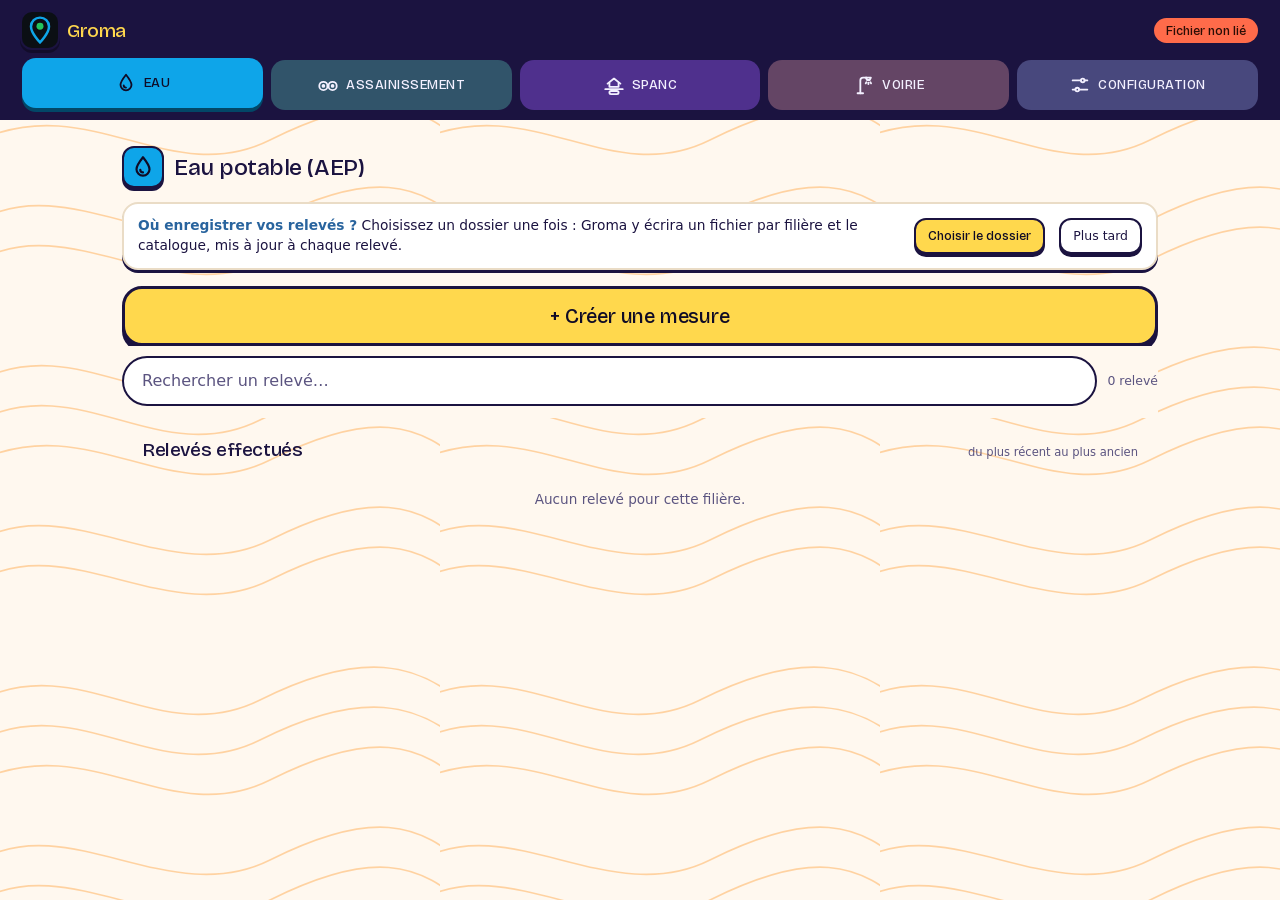
<file: index.html>
<!DOCTYPE html>
<!--
  Groma — relevé GPS d'équipements de terrain
  Copyright © 2026 Yoann Cramatte

  Sous licence GNU Affero General Public License v3.0 ou ultérieure.
  Code source : https://github.com/Yoann-CRAMATTE/Groma

  L'AGPL exige que l'utilisateur puisse atteindre la source. Elle est ici servie
  telle quelle, sans compilation ni minification : ce que vous lisez dans le
  navigateur est le programme lui-même.
-->
<html lang="fr">
<head>
  <meta charset="utf-8">
  <meta name="viewport" content="width=device-width, initial-scale=1, viewport-fit=cover">
  <meta name="description" content="Relevé GPS d'ouvrages Eau, Assainissement, SPANC et Voirie vers un fichier GeoJSON par filière, prêt pour QGIS.">
  <meta name="color-scheme" content="light dark">
  <!-- Réécrite par app.js selon le thème choisi dans Configuration. -->
  <meta name="theme-color" content="#1b1340">
  <title>Groma</title>
  <link rel="icon" href="favicon.svg" type="image/svg+xml">
  <link rel="manifest" href="manifest.webmanifest">

  <!-- iOS ignore le manifeste : nom, icône et mode plein écran passent par ces
       balises, sans quoi « Sur l'écran d'accueil » produit un simple marque-page. -->
  <link rel="apple-touch-icon" href="icons/icone-apple-180.png">
  <meta name="apple-mobile-web-app-capable" content="yes">
  <meta name="mobile-web-app-capable" content="yes">
  <!-- L'en-tête est une bande d'encre dans les deux thèmes : l'heure et la
       batterie s'y écrivent en blanc, la page passe sous la barre d'état. -->
  <meta name="apple-mobile-web-app-status-bar-style" content="black-translucent">
  <meta name="apple-mobile-web-app-title" content="Groma">

  <link rel="stylesheet" href="css/style.css">
</head>
<body>
  <!-- En-tête et onglets collent ensemble : évite d'aligner la nav sur une hauteur codée en dur. -->
  <div class="barre-haute">
    <header class="entete">
      <h1>
        <!-- Le logo de l'application, le même que l'icône de l'écran d'accueil :
             on reconnaît d'un coup d'œil l'application qu'on vient d'ouvrir. -->
        <img class="marque" src="favicon.svg" alt="" width="36" height="36">
        Groma
      </h1>
      <span class="badge-fichier" id="badge-fichier" data-etat="neutre">…</span>
    </header>

    <nav class="onglets" id="onglets" role="tablist" aria-label="Filières"></nav>
  </div>

  <main id="vues"></main>

  <div id="toast" role="status" aria-live="polite"></div>

  <script src="js/lambert93.js"></script>
  <script src="js/carte.js"></script>
  <script src="js/config.js"></script>
  <script src="js/catalogue.js"></script>
  <script src="js/csv.js"></script>
  <script src="js/geojson.js"></script>
  <script src="js/store.js"></script>
  <script src="js/geo.js"></script>
  <script src="js/app.js"></script>

  <script>
    // Après le chargement : l'installation du cache ne doit pas disputer la
    // bande passante au démarrage de l'application. Un échec est sans
    // conséquence — Groma fonctionne à l'identique sans service worker, il
    // n'apporte que l'installation et le hors-ligne.
    if ('serviceWorker' in navigator) {
      // Une page déjà contrôlée qui change de worker vient de recevoir une
      // nouvelle version : elle se recharge pour l'afficher, au lieu d'attendre
      // l'ouverture suivante. Sauf pendant une mesure — un rechargement
      // perdrait la saisie en cours ; la nouvelle version attendra.
      var dejaControlee = !!navigator.serviceWorker.controller;
      var rechargee = false;
      navigator.serviceWorker.addEventListener('controllerchange', function () {
        if (!dejaControlee || rechargee || document.body.hasAttribute('data-modale')) return;
        rechargee = true;
        window.location.reload();
      });
      window.addEventListener('load', function () {
        navigator.serviceWorker.register('service-worker.js').catch(function () {});
      });
    }
  </script>
</body>
</html>
</file>
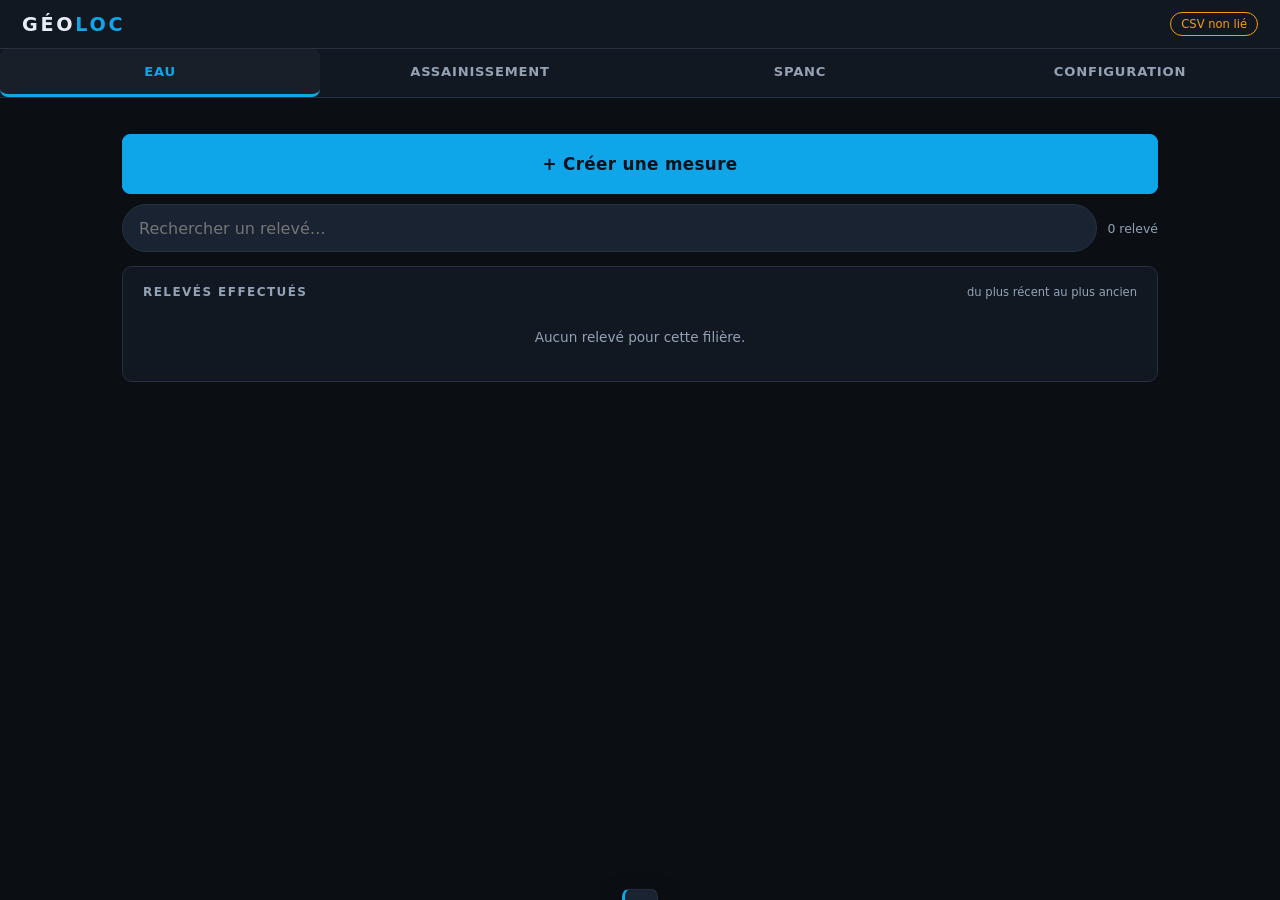
<file: geoloc/index.html>
<!DOCTYPE html>
<html lang="fr">
<head>
  <meta charset="utf-8">
  <meta name="viewport" content="width=device-width, initial-scale=1, viewport-fit=cover">
  <meta name="description" content="Relevé GPS d'ouvrages Eau, Assainissement et SPANC vers un fichier CSV unique.">
  <meta name="color-scheme" content="dark">
  <meta name="theme-color" content="#0b0f14">
  <title>GéoLoc</title>
  <link rel="icon" href="favicon.svg" type="image/svg+xml">
  <link rel="stylesheet" href="css/style.css">
</head>
<body>
  <!-- En-tête et onglets collent ensemble : évite d'aligner la nav sur une hauteur codée en dur. -->
  <div class="barre-haute">
    <header class="entete">
      <h1>GÉO<span>LOC</span></h1>
      <span class="badge-fichier" id="badge-fichier" data-etat="neutre">…</span>
    </header>

    <nav class="onglets" id="onglets" role="tablist" aria-label="Filières"></nav>
  </div>

  <main id="vues"></main>

  <div id="toast" role="status" aria-live="polite"></div>

  <script src="js/lambert93.js"></script>
  <script src="js/carte.js"></script>
  <script src="js/config.js"></script>
  <script src="js/catalogue.js"></script>
  <script src="js/csv.js"></script>
  <script src="js/store.js"></script>
  <script src="js/geo.js"></script>
  <script src="js/app.js"></script>
</body>
</html>
</file>
<file: css/style.css>
/* Groma — feuille unique. Écrite pour la tablette, l'outil de terrain réel ;
   les paliers descendants la rendent utilisable jusqu'au petit smartphone. */

/* Police des titres, de la marque et des boutons. Embarquée dans le dépôt et
   précachée par le service worker : une police distante disparaîtrait hors
   réseau. Licence SIL OFL, texte dans fonts/OFL.txt. Le texte courant reste en
   police système, les coordonnées en chasse fixe. */
@font-face {
  font-family: "Bricolage Grotesque";
  src: url("../fonts/bricolage-grotesque-latin.woff2") format("woff2");
  font-weight: 500 800;
  font-style: normal;
  font-display: swap;
}

/* Monde « carte topo » : papier crème parcouru de courbes de niveau, encre
   marine, jaune soleil pour l'action. Le clair reste le thème par défaut, parce
   que l'outil sert dehors et que les reflets écrasent un écran sombre. Les
   contours épais et les reliefs pleins ne sont pas qu'un style : ils restent
   visibles au soleil, là où un filet gris de 1 px disparaît.
   Le sombre est choisi dans Configuration ou laissé à l'appareil. */
:root {
  color-scheme: light;
  --accent: #0ea5e9;
  --fond: #fff8ef;
  --fond-2: #ffffff;
  --fond-3: #fff0dc;
  --encre: #1b1340;
  --bord: #eadcc6;
  --bord-champ: #1b1340;
  --texte: #1b1340;
  --texte-faible: #5b5480;
  --survol: #fff3c4;
  --soleil: #ffd84d;
  --sur-couleur: #0f0b26;
  --bande: #1b1340;
  --bande-2: #2c2163;
  --bande-texte: #d6cff7;
  --courbes: #ffd2a1;
  --danger: #c42b1c;
  --succes: #137a3a;
  --alerte: #8a5300;
  --alerte-fond: #fff4d1;
  --voile: rgba(27, 19, 64, 0.55);
  --relief: 0 4px 0 var(--encre);
  --relief-petit: 0 3px 0 var(--encre);
  --rayon: 18px;
  --gouttiere: 16px;
  --police-titres: "Bricolage Grotesque", system-ui, -apple-system, "Segoe UI", Roboto, sans-serif;
  --police-chiffres: ui-monospace, "SF Mono", "Roboto Mono", Menlo, Consolas, monospace;

  /* Les couleurs de filière sont vives : en texte sur papier clair, le vert et
     le bleu ciel tombent sous 3:1. Mélangées à la couleur du texte, elles
     foncent ici et s'éclaircissent en sombre, sans seconde palette à tenir à
     jour dans config.js. En aplat, elles portent toujours --sur-couleur. */
  --accent-texte: color-mix(in oklab, var(--accent) 58%, var(--texte));
}

/* Le thème sombre est déclaré deux fois : une pour l'appareil réglé en sombre,
   une pour le choix explicite. Pas de nesting CSS : les tablettes de terrain
   ont parfois quelques années de retard de navigateur. */
@media (prefers-color-scheme: dark) {
  :root[data-theme="auto"] {
    color-scheme: dark;
    --fond: #120c2e;
    --fond-2: #1e1650;
    --fond-3: #281e63;
    --encre: #05030f;
    --bord: #3a2f80;
    --bord-champ: #8f84d6;
    --texte: #f5f1ff;
    --texte-faible: #c2b9ef;
    --survol: #2f2470;
    --bande: #0b0720;
    --bande-2: #241a5a;
    --bande-texte: #c9c1f2;
    --courbes: #241b5c;
    --danger: #ff8a7a;
    --succes: #5ee38f;
    --alerte: #ffd25e;
    --alerte-fond: #2d2350;
    --voile: rgba(5, 3, 15, 0.75);
  }
}

:root[data-theme="sombre"] {
  color-scheme: dark;
  --fond: #120c2e;
  --fond-2: #1e1650;
  --fond-3: #281e63;
  --encre: #05030f;
  --bord: #3a2f80;
  --bord-champ: #8f84d6;
  --texte: #f5f1ff;
  --texte-faible: #c2b9ef;
  --survol: #2f2470;
  --bande: #0b0720;
  --bande-2: #241a5a;
  --bande-texte: #c9c1f2;
  --courbes: #241b5c;
  --danger: #ff8a7a;
  --succes: #5ee38f;
  --alerte: #ffd25e;
  --alerte-fond: #2d2350;
  --voile: rgba(5, 3, 15, 0.75);
}

* { box-sizing: border-box; }

html, body {
  margin: 0;
  padding: 0;
  color: var(--texte);
  font-family: system-ui, -apple-system, "Segoe UI", Roboto, sans-serif;
  font-size: 16px;
  -webkit-text-size-adjust: 100%;
}

/* Encoches et barres système. `viewport-fit=cover` étend la page sous elles :
   sans ces marges, l'en-tête passe sous l'heure et la batterie sur iPhone, et
   la dernière ligne sous la barre de gestes. `env()` vaut zéro partout
   ailleurs — aucun effet sur un écran sans encoche. */
html { background: var(--fond); }

/* Courbes de niveau en fond : un masque SVG peint à la couleur --courbes, pour
   que le motif suive le thème sans seconde image. Le fond reste sur <html> :
   posé sur <body>, il recouvrirait ce calque placé en dessous du contenu. */
body::before {
  content: "";
  position: fixed;
  inset: 0;
  z-index: -1;
  pointer-events: none;
  background: var(--courbes);
  -webkit-mask: url("data:image/svg+xml,%3Csvg xmlns='http://www.w3.org/2000/svg' width='440' height='320'%3E%3Cg fill='none' stroke='%23000' stroke-width='1.6'%3E%3Cpath d='M-20 60 C80 10 160 110 260 60 S420 20 470 70'/%3E%3Cpath d='M-20 100 C80 50 160 150 260 100 S420 60 470 110'/%3E%3Cpath d='M-20 140 C90 90 170 190 270 140 S420 100 470 150'/%3E%3Cpath d='M-20 220 C70 170 170 270 270 220 S420 180 470 230'/%3E%3Cpath d='M-20 260 C70 210 170 310 270 260 S420 220 470 270'/%3E%3C/g%3E%3C/svg%3E") 0 0 / 440px 320px repeat;
  mask: url("data:image/svg+xml,%3Csvg xmlns='http://www.w3.org/2000/svg' width='440' height='320'%3E%3Cg fill='none' stroke='%23000' stroke-width='1.6'%3E%3Cpath d='M-20 60 C80 10 160 110 260 60 S420 20 470 70'/%3E%3Cpath d='M-20 100 C80 50 160 150 260 100 S420 60 470 110'/%3E%3Cpath d='M-20 140 C90 90 170 190 270 140 S420 100 470 150'/%3E%3Cpath d='M-20 220 C70 170 170 270 270 220 S420 180 470 230'/%3E%3Cpath d='M-20 260 C70 210 170 310 270 260 S420 220 470 270'/%3E%3C/g%3E%3C/svg%3E") 0 0 / 440px 320px repeat;
}

body {
  padding-bottom: calc(40px + env(safe-area-inset-bottom));
  padding-left: env(safe-area-inset-left);
  padding-right: env(safe-area-inset-right);
}

/* ---------- En-tête ---------- */

.barre-haute {
  position: sticky;
  top: 0;
  z-index: 20;
  background: var(--bande);
  /* Le fond monte sous la barre d'état plutôt que de s'arrêter net : la zone
     système reste dans la continuité de l'application. */
  padding-top: env(safe-area-inset-top);
}

.entete {
  display: flex;
  align-items: center;
  justify-content: space-between;
  gap: 12px;
  padding: 12px var(--gouttiere);
}

/* La marque reprend le logo de l'icône : épingle à mire sur un carrefour,
   posée en pastille claire sur la bande d'encre. */
.entete h1 {
  display: flex;
  align-items: center;
  gap: 9px;
  font-family: var(--police-titres);
  font-size: 1.4rem;
  margin: 0;
  letter-spacing: -0.02em;
  font-weight: 800;
  color: var(--soleil);
}

.marque {
  width: 36px;
  height: 36px;
  flex: 0 0 auto;
  border-radius: 10px;
  box-shadow: 0 0 0 2px var(--encre), 0 3px 0 2px rgba(0, 0, 0, 0.35);
}

/* Sur la bande d'encre, sombre dans les deux thèmes : les pastilles ont des
   couleurs fixes, lisibles sur ce fond-là. */
.badge-fichier {
  font-family: var(--police-titres);
  font-size: 0.78rem;
  font-weight: 800;
  color: var(--bande-texte);
  background: var(--bande-2);
  border-radius: 999px;
  padding: 5px 12px;
  white-space: nowrap;
  overflow: hidden;
  text-overflow: ellipsis;
  max-width: 45vw;
}

.badge-fichier[data-etat="lie"] { color: #0b3d1d; background: #3ee07a; }
.badge-fichier[data-etat="absent"] { color: #2a0d05; background: #ff6b4a; }
.badge-fichier[data-etat="neutre"] { color: var(--bande-texte); background: var(--bande-2); }

/* ---------- Onglets ---------- */

/* Des pastilles sur la bande d'encre : chaque filière garde un liseré de sa
   couleur, l'onglet actif en prend l'aplat. */
/* Autant de colonnes que d'onglets : une filière ajoutée dans config.js trouve
   sa place sans retoucher la feuille. */
.onglets {
  display: grid;
  grid-auto-flow: column;
  grid-auto-columns: minmax(0, 1fr);
  gap: 8px;
  padding: 0 var(--gouttiere) 10px;
}

/* Chaque onglet porte une teinte pâle de sa filière ; l'onglet ouvert prend
   l'aplat vif et un socle de la même couleur, plus sombre, qui le fait
   ressortir. Un simple liseré sous les autres se lisait comme un second état,
   pas comme la couleur de la filière. */
.onglet {
  display: flex;
  align-items: center;
  justify-content: center;
  gap: 7px;
  appearance: none;
  border: 0;
  border-radius: 14px;
  background: var(--bande-2);
  background: color-mix(in oklab, var(--couleur-onglet, var(--accent)) 30%, var(--bande-2));
  color: #f3f0ff;
  font: inherit;
  font-family: var(--police-titres);
  font-size: 0.78rem;
  font-weight: 800;
  letter-spacing: 0.04em;
  padding: 11px 4px;
  min-height: 44px;
  cursor: pointer;
  box-shadow: none;
  overflow: hidden;
  text-overflow: ellipsis;
  white-space: nowrap;
}

/* Sélecteurs à :not(:disabled) : sans eux, le survol générique des boutons,
   plus spécifique, remplaçait la couleur de l'onglet sous le doigt. */
.onglet:hover:not(:disabled) {
  background: color-mix(in oklab, var(--couleur-onglet, var(--accent)) 45%, var(--bande-2));
  color: #ffffff;
}

.onglet[aria-selected="true"],
.onglet[aria-selected="true"]:hover:not(:disabled) {
  background: var(--couleur-onglet, var(--accent));
  color: var(--sur-couleur);
  box-shadow: 0 4px 0 color-mix(in oklab, var(--couleur-onglet, var(--accent)) 55%, #000);
  transform: translateY(-2px);
}

.onglet:active:not(:disabled) { transform: none; box-shadow: none; }

.onglet-picto { display: inline-flex; flex: 0 0 auto; }
.onglet-long, .onglet-court { overflow: hidden; text-overflow: ellipsis; }

/* Trois paliers : nom complet sur tablette large, nom court en dessous (cinq
   colonnes, « ASSAINISSEMENT » ne tient plus à 1024 px moins les gouttières),
   picto seul au téléphone. */
.onglet-court { display: none; }

@media (max-width: 1100px) {
  .onglet-long { display: none; }
  .onglet-court { display: inline; }
}

@media (max-width: 600px) {
  .onglets { gap: 6px; }
  .onglet { padding: 10px 2px; }
  .onglet-court { display: none; }
  .onglet-picto svg { width: 24px; height: 24px; }
}

/* ---------- Titre de l'onglet ouvert ---------- */

/* Pastille de la couleur de filière portant le picto, puis le nom complet. */
.vue-titre {
  display: flex;
  align-items: center;
  gap: 10px;
  margin: 4px 0 2px;
  font-family: var(--police-titres);
  font-size: 1.45rem;
  font-weight: 800;
  letter-spacing: -0.02em;
  line-height: 1.15;
  color: var(--texte);
}

.vue-titre-picto {
  display: inline-flex;
  align-items: center;
  justify-content: center;
  flex: 0 0 auto;
  width: 42px;
  height: 42px;
  border-radius: 12px;
  border: 2px solid var(--encre);
  background: var(--accent);
  color: var(--sur-couleur);
  box-shadow: var(--relief-petit);
}

/* ---------- Structure ---------- */

main { padding: var(--gouttiere); max-width: 1080px; margin: 0 auto; }

.vue[hidden] { display: none; }

.bloc {
  background: var(--fond-2);
  border: 2px solid var(--encre);
  border-radius: var(--rayon);
  box-shadow: var(--relief);
  padding: 14px;
  margin-bottom: 18px;
}

/* La liste des relevés n'a pas de cadre : chaque relevé est déjà une fiche. */
.bloc--registre {
  background: transparent;
  border: 0;
  box-shadow: none;
  padding: 0;
}

/* Titres en casse normale et à la couleur du texte : les petites capitales
   grises étaient le texte le moins lisible de l'écran, au soleil surtout. */
.bloc > h2,
.bloc-titre h2 {
  margin: 0 0 12px;
  font-family: var(--police-titres);
  font-size: 1.2rem;
  letter-spacing: -0.02em;
  color: var(--texte);
  font-weight: 800;
}

.bloc-titre {
  display: flex;
  align-items: baseline;
  justify-content: space-between;
  gap: 8px;
  margin-bottom: 12px;
}

.bloc-titre h2 { margin: 0; }

/* ---------- Formulaire ---------- */

.grille {
  display: grid;
  grid-template-columns: 1fr;
  gap: 12px;
}

@media (min-width: 620px) {
  .grille { grid-template-columns: 1fr 1fr; }
  .champ--large { grid-column: 1 / -1; }
}

.champ { display: flex; flex-direction: column; gap: 5px; }

.champ label {
  font-size: 0.75rem;
  color: var(--texte-faible);
  letter-spacing: 0.04em;
}

.champ label .requis { color: var(--accent-texte); }

input, select, textarea {
  font: inherit;
  font-size: 0.95rem;
  color: var(--texte);
  background: var(--fond-2);
  border: 2px solid var(--bord-champ);
  border-radius: 12px;
  padding: 9px 12px;
  width: 100%;
  min-height: 44px; /* cible tactile confortable avec des gants */
}

input::placeholder, textarea::placeholder { color: var(--texte-faible); opacity: 1; }

textarea { min-height: 80px; resize: vertical; }

input[type="checkbox"] { accent-color: var(--accent); }

input:focus, select:focus, textarea:focus {
  outline: 2px solid var(--accent);
  outline-offset: 1px;
  border-color: var(--accent);
}

input[aria-invalid="true"], select[aria-invalid="true"] { border-color: var(--danger); }

/* ---------- Boutons ---------- */

.actions { display: flex; flex-wrap: wrap; gap: 10px; margin-top: 14px; }

/* Un bouton est une pièce en relief : il s'enfonce à l'appui. Au doigt et
   avec des gants, c'est le seul retour qu'on sent avant que l'écran change. */
button {
  font: inherit;
  font-weight: 700;
  border-radius: 12px;
  border: 2px solid var(--encre);
  background: var(--fond-2);
  color: var(--texte);
  padding: 11px 16px;
  min-height: 46px;
  cursor: pointer;
  box-shadow: var(--relief-petit);
  transition: transform 0.08s ease-out, box-shadow 0.08s ease-out;
}

button:hover:not(:disabled) { background: var(--survol); }
button:active:not(:disabled) { transform: translateY(2px); box-shadow: 0 1px 0 var(--encre); }
button:disabled { opacity: 0.45; cursor: not-allowed; box-shadow: none; }

/* Un halo net au clavier seulement : au doigt, il resterait collé au bouton
   après chaque appui. */
button:focus-visible, a:focus-visible, summary:focus-visible {
  outline: 3px solid var(--accent);
  outline-offset: 3px;
}

/* Jaune soleil pour l'action, dans tous les onglets : la couleur dit « ici on
   agit », la filière se lit déjà à l'onglet. */
.btn-primaire {
  font-family: var(--police-titres);
  font-weight: 800;
  background: var(--soleil);
  color: var(--sur-couleur);
}

.btn-primaire:hover:not(:disabled) { background: #ffe27a; }

.btn-danger { color: var(--danger); }
.btn-plein { flex: 1 1 100%; }

/* ---------- Acquisition GPS ---------- */

/* L'acquisition n'a plus de bouton : elle part à l'ouverture de la fenêtre de
   mesure. Seule la jauge dit que la série tourne encore. */
.progression {
  height: 10px;
  background: var(--fond-2);
  border: 2px solid var(--encre);
  border-radius: 999px;
  overflow: hidden;
  margin-top: 10px;
}

.progression[hidden] { display: none; }

/* Avance par mise à l'échelle, pas par largeur : un tic toutes les 200 ms
   pendant toute la mesure ne doit pas relancer la mise en page de la fenêtre. */
.progression-barre {
  height: 100%;
  width: 100%;
  background: var(--accent);
  transform: scaleX(0);
  transform-origin: left center;
  transition: transform 0.2s linear;
}

@media (prefers-reduced-motion: reduce) {
  .progression-barre { transition: none; }
}

/* ---------- Position ---------- */

.position {
  display: grid;
  grid-template-columns: repeat(2, 1fr);
  gap: 10px;
  margin-top: 12px;
}

@media (min-width: 620px) { .position { grid-template-columns: repeat(4, 1fr); } }

.position dt {
  font-size: 0.68rem;
  color: var(--texte-faible);
  text-transform: uppercase;
  letter-spacing: 0.07em;
}

.position dd {
  margin: 2px 0 0;
  font-family: var(--police-chiffres);
  font-variant-numeric: tabular-nums;
  font-size: 0.92rem;
}

.position .vide { color: var(--texte-faible); }

/* Le message d'acquisition et le bouton de détail partagent une ligne : le
   message est ce qu'on lit, le bouton ce qu'on ouvre rarement. */
.ligne-etat {
  display: flex;
  align-items: flex-start;
  gap: 10px;
}

.ligne-etat .etat-gps { flex: 1 1 auto; }

.btn-details {
  flex: 0 0 auto;
  width: 38px;
  min-height: 38px;
  padding: 0;
  margin-top: 10px;
  font-size: 1rem;
  line-height: 1;
}

.etat-gps:empty + .btn-details { margin-top: 0; }

/* Consultation seule, par-dessus la fenêtre de mesure : elle tient à son contenu
   au lieu d'occuper toute la hauteur. */
.modale-fenetre--details { max-width: 460px; }
.modale-fenetre--details:focus { outline: none; }
.modale-fenetre--details .position { margin-bottom: 0; }

.etat-gps { font-size: 0.82rem; margin: 10px 0 0; min-height: 1.2em; }

/* Sans message, la réserve de place laisse un trou dans le bloc. */
.etat-gps:empty { min-height: 0; margin: 0; }
.etat-gps[data-niveau="erreur"] { color: var(--danger); }
.etat-gps[data-niveau="alerte"] { color: var(--alerte); }
.etat-gps[data-niveau="ok"] { color: var(--succes); }

/* ---------- Liste des points ---------- */

.compteur {
  font-size: 0.75rem;
  color: var(--texte-faible);
  font-variant-numeric: tabular-nums;
}

/* Chaque relevé est une fiche posée sur la carte, comme une étiquette de
   terrain ; la liste qui les porte n'a pas de cadre (.bloc--registre). */
.liste { list-style: none; margin: 0; padding: 0; display: flex; flex-direction: column; gap: 14px; }

.point {
  background: var(--fond-2);
  border: 2px solid var(--encre);
  border-radius: var(--rayon);
  box-shadow: var(--relief);
  padding: 12px 14px;
}

.point-entete {
  display: flex;
  justify-content: space-between;
  align-items: center;
  gap: 10px;
}

.point-ref {
  font-family: var(--police-titres);
  font-weight: 800;
  font-size: 1.05rem;
  letter-spacing: -0.01em;
  color: var(--accent-texte);
  flex: 1;
}
.point-date { font-size: 0.7rem; color: var(--texte-faible); white-space: nowrap; }
.point-detail { font-size: 0.8rem; color: var(--texte-faible); margin-top: 4px; word-break: break-word; }
.point-coord {
  display: flex;
  align-items: center;
  flex-wrap: wrap;
  gap: 4px 10px;
  font-size: 0.75rem;
  font-variant-numeric: tabular-nums;
  margin-top: 6px;
}

/* Cible tactile : un lien de 14 px de haut est inutilisable au doigt. */
.lien-carte {
  color: var(--accent-texte);
  font-family: var(--police-chiffres);
  font-weight: 600;
  text-decoration: none;
  background: color-mix(in oklab, var(--accent) 14%, var(--fond-2));
  border: 2px solid var(--accent);
  border-radius: 10px;
  padding: 8px 10px;
  min-height: 36px;
  display: inline-flex;
  align-items: center;
}

.lien-carte:hover, .lien-carte:focus-visible { text-decoration: underline; }

.point-precision { color: var(--texte-faible); font-family: var(--police-chiffres); font-weight: 700; }

/* Aplat vert fixe : la pastille se lit de la même façon dans les deux thèmes. */
.point-methode {
  color: #0b3d1d;
  background: #3ee07a;
  border-radius: 999px;
  padding: 3px 10px;
  font-size: 0.72rem;
  font-weight: 800;
}

.point-actions { display: flex; gap: 8px; margin-top: 10px; flex-wrap: wrap; }
.point-actions button { padding: 7px 12px; min-height: 38px; font-size: 0.8rem; }

.vide-message {
  color: var(--texte-faible);
  font-size: 0.85rem;
  text-align: center;
  padding: 18px 0;
}

/* ---------- Fichiers (un par filière) ---------- */

.fichiers { display: flex; flex-direction: column; gap: 10px; margin: 12px 0; }

/* Le dossier de travail passe avant les fichiers un par un : c'est le choix
   qu'on fait une fois, le reste est du réglage fin. */
.dossier-travail {
  display: flex;
  flex-wrap: wrap;
  align-items: center;
  gap: 8px 14px;
  margin: 10px 0 4px;
}

.dossier-travail .note { flex: 1 1 220px; margin: 0; }

.fichier {
  border: 2px solid var(--bord);
  border-radius: 14px;
  padding: 10px 12px;
  background: var(--fond);
}

/* Une pastille porte la couleur de filière ; le libellé reste au contraste du
   texte, ce que le vert ou le bleu ciel n'atteignent pas sur fond clair. */
.fichier-filiere::before,
.cat-nom::before,
.stat-label::before {
  content: "";
  display: inline-block;
  width: 10px;
  height: 10px;
  margin-right: 6px;
  border-radius: 50%;
  background: var(--couleur-filiere, var(--texte-faible));
  vertical-align: 0.05em;
}

/* Le libellé de filière passe à la ligne plutôt que de déborder de la carte :
   « ASSAINISSEMENT » à côté de assainissement.geojson ne tient pas à 400 px. */
.fichier-entete {
  display: flex;
  flex-wrap: wrap;
  justify-content: space-between;
  align-items: baseline;
  gap: 2px 10px;
}

.fichier-nom { min-width: 0; overflow-wrap: anywhere; }

.fichier-nom { font-weight: 600; font-size: 0.9rem; font-family: ui-monospace, "SFMono-Regular", Menlo, monospace; }

.fichier-filiere {
  font-size: 0.65rem;
  font-weight: 600;
  letter-spacing: 0.08em;
  white-space: nowrap;
  color: var(--texte-faible);
}

.fichier .note { margin: 6px 0 0; }
.fichier .actions { margin-top: 10px; gap: 8px; }

.btn-compact { padding: 7px 12px; min-height: 36px; font-size: 0.78rem; font-weight: 500; }

/* ---------- Configuration ---------- */

.note {
  font-size: 0.78rem;
  color: var(--texte-faible);
  line-height: 1.5;
  margin: 10px 0 0;
}

.note-alerte {
  border: 2px solid var(--encre);
  background: var(--alerte-fond);
  color: var(--texte);
  padding: 10px 12px;
  border-radius: 10px;
}

.stats { display: flex; flex-wrap: wrap; gap: 10px; }

.stat {
  flex: 1 1 120px;
  border: 2px solid var(--bord);
  border-radius: 14px;
  padding: 10px 12px;
  background: var(--fond);
}

.stat-valeur { font-family: var(--police-titres); font-size: 1.7rem; font-weight: 800; font-variant-numeric: tabular-nums; }
.stat-label { font-size: 0.68rem; text-transform: uppercase; letter-spacing: 0.08em; color: var(--texte-faible); }

.case { display: flex; align-items: center; gap: 10px; min-height: 44px; }
.case input { width: 22px; min-height: 22px; height: 22px; flex: 0 0 auto; }

.case label {
  font-size: 0.88rem;
  color: var(--texte);
  flex: 1;
  padding: 11px 0;
  cursor: pointer;
}

/* ---------- Barre de recherche ---------- */

/* Collée sous les onglets : on cherche un relevé déjà pris sans remonter la page. */
.barre-recherche {
  position: sticky;
  top: var(--h-barre, 0px);
  z-index: 15;
  display: flex;
  align-items: center;
  gap: 10px;
  padding: 10px 0 12px;
  margin-bottom: 2px;
  background: var(--fond);
}

.barre-recherche input {
  min-height: 50px;
  font-size: 1rem;
  border-color: var(--encre);
  border-radius: 999px;
  padding-left: 18px;
}

.barre-recherche .compteur {
  white-space: nowrap;
  font-size: 0.78rem;
}

.bloc-soustitre {
  font-size: 0.72rem;
  color: var(--texte-faible);
  text-align: right;
}

/* ---------- Créer une mesure ---------- */

/* Première chose à l'écran, pleine largeur : c'est l'action de l'onglet. */
.btn-creer {
  width: 100%;
  min-height: 62px;
  font-size: 1.25rem;
  letter-spacing: -0.01em;
  border-width: 3px;
  border-radius: 20px;
  box-shadow: 0 5px 0 var(--encre);
  margin-top: 16px;
}

.btn-creer:active:not(:disabled) { transform: translateY(3px); box-shadow: 0 2px 0 var(--encre); }

/* ---------- Relevés encore dans le seul navigateur ---------- */

/* En haut de l'onglet, avant le bouton de création : ce qui menace le travail
   déjà fait passe avant l'invitation à en faire davantage. Ton d'alerte, pas de
   danger — rien n'est perdu, il y a seulement quelque chose à mettre à l'abri. */
.alerte-sauvegarde {
  display: flex;
  flex-wrap: wrap;
  align-items: center;
  gap: 10px 14px;
  margin-top: 14px;
  padding: 12px 14px;
  border: 2px solid var(--encre);
  border-radius: 16px;
  box-shadow: var(--relief-petit);
  background: var(--alerte-fond);
}

.alerte-sauvegarde[hidden] { display: none; }

/* Proposition, pas avertissement : rien n'est en danger, on offre un réglage.
   Le ton d'alerte reste réservé à ce qui est réellement cassé — accès expiré
   ou fichier disparu — pour qu'il garde sa valeur d'avertissement. */
.alerte-liaison[data-etat="absent"] {
  border-color: var(--bord);
  background: var(--fond-2);
}

.alerte-liaison[data-etat="absent"] .alerte-texte strong { color: var(--accent-texte); }

.alerte-texte {
  flex: 1 1 200px;
  margin: 0;
  font-size: 0.86rem;
  line-height: 1.45;
  color: var(--texte);
}

.alerte-texte strong { color: var(--alerte); }

/* Le bouton ne se comprime jamais sous la cible tactile : en dessous de
   200 px de texte disponible, il prend sa propre ligne. */
.alerte-sauvegarde button { flex: 0 0 auto; }

/* ---------- Fenêtre de mesure ---------- */

/* Sous la carte d'ajustement, qui s'ouvre par-dessus. Sélecteur doublé à
   dessein : `.modale` porte z-index 60 plus bas dans la feuille et gagnerait
   à spécificité égale. */
.modale.modale-mesure { z-index: 50; }

.modale-fenetre--mesure { max-width: 680px; }

/* La fenêtre reçoit le focus à l'ouverture : pas de halo pour autant, ce n'est
   pas une cible cliquable. */
.modale-fenetre--mesure:focus { outline: none; }

/* Le fond ne se ferme pas au clic : la règle est dans app.js, le curseur le dit. */
.modale-mesure .modale-fond { cursor: default; }

/* Une fenêtre ouverte fige la page derrière : sinon le doigt fait défiler la
   liste au lieu de la carte ou du formulaire. */
body[data-modale] { overflow: hidden; }

/* ---------- Favoris ---------- */

.favoris {
  display: flex;
  flex-wrap: wrap;
  align-items: center;
  gap: 8px;
  margin-bottom: 14px;
}

.favoris[hidden] { display: none; }

.favoris-titre {
  font-size: 0.72rem;
  color: var(--texte-faible);
  letter-spacing: 0.04em;
  margin-right: 2px;
}

.favori {
  font-size: 0.82rem;
  padding: 8px 14px;
  min-height: 40px;
  border-radius: 999px;
  border-color: var(--accent);
  color: var(--accent-texte);
  background: color-mix(in oklab, var(--accent) 12%, var(--fond-2));
  box-shadow: none;
}

.point-etoile {
  padding: 0;
  width: 40px;
  min-height: 40px;
  font-size: 1.1rem;
  line-height: 1;
  font-size: 1.35rem;
  border-color: transparent;
  background: transparent;
  box-shadow: none;
  color: var(--texte-faible);
  flex-shrink: 0;
}

/* Orange vif fixe : l'étoile se lit sur la fiche blanche comme sur la violette. */
.point-etoile--actif { color: #ff9f1c; }
.point-etoile:hover:not(:disabled) { background: var(--survol); color: #ff9f1c; }

.zone-position {
  padding-bottom: 14px;
  margin-bottom: 14px;
  border-bottom: 2px dashed var(--bord);
}

/* ---------- Cascade type / modèle / détail ---------- */

/* Les trois listes liées sont l'identification de l'ouvrage : elles se lisent
   d'un bloc, détachées des champs métier qui suivent. */
.cascade {
  display: grid;
  grid-template-columns: 1fr;
  gap: 12px;
  padding: 12px;
  margin-bottom: 14px;
  background: color-mix(in oklab, var(--accent) 12%, var(--fond-2));
  border: 2px solid var(--encre);
  border-radius: 16px;
}

.cascade select { background: var(--fond-2); }
.cascade .champ label { color: var(--texte); font-weight: 700; }
.cascade select:disabled { opacity: 0.5; }

/* ---------- Note de terrain ---------- */

/* Deux lignes suffisent au constat qu'on tape debout ; la poignée reste là pour
   les cas bavards. Plus haut, la note repousse la liste hors de l'écran. */
.champ-note { margin-bottom: 4px; }
.champ-note textarea { min-height: 62px; }

/* ---------- Catalogue de matériel ---------- */

.catalogue { display: flex; flex-direction: column; gap: 10px; margin: 12px 0; }

.cat-filiere {
  border: 2px solid var(--bord);
  border-radius: 14px;
  background: var(--fond);
}

.cat-filiere > summary {
  display: flex;
  align-items: baseline;
  justify-content: space-between;
  gap: 10px;
  padding: 13px 14px;
  min-height: 48px;
  cursor: pointer;
  list-style: none;
}

.cat-filiere > summary::-webkit-details-marker { display: none; }

.cat-nom {
  font-weight: 600;
  font-size: 0.8rem;
  letter-spacing: 0.08em;
  color: var(--texte);
}

.cat-compte { font-size: 0.74rem; color: var(--texte-faible); }

.cat-ajout {
  display: grid;
  grid-template-columns: 1fr;
  gap: 8px;
  padding: 0 14px 12px;
}

.cat-table-hote {
  max-height: 340px;
  overflow-y: auto;
  border-top: 1px solid var(--bord);
}

.cat-table { width: 100%; border-collapse: collapse; font-size: 0.82rem; }

.cat-table th {
  position: sticky;
  top: 0;
  z-index: 1;
  background: var(--fond-2);
  text-align: left;
  font-size: 0.64rem;
  text-transform: uppercase;
  letter-spacing: 0.06em;
  color: var(--texte-faible);
  font-weight: 600;
  padding: 8px 10px;
}

.cat-table td { padding: 7px 10px; border-top: 1px solid var(--bord); }

/* Le type n'est écrit qu'au changement : la colonne devient lisible au survol vertical. */
.cat-rupture td { border-top-color: var(--texte-faible); }
.cat-table .cat-type { font-weight: 600; white-space: nowrap; }
.cat-table .cat-detail { color: var(--texte-faible); }
.cat-vide { color: var(--texte-faible); text-align: center; padding: 16px 10px; }

.cat-suppr {
  width: 38px;
  min-height: 38px;
  padding: 0;
  font-size: 0.8rem;
  line-height: 1;
  color: var(--danger);
  border-color: transparent;
  background: transparent;
  box-shadow: none;
}

.cat-suppr:hover { border-color: var(--danger); }


/* ---------- Modale carte ---------- */

/* Une fenêtre couvre tout l'écran, encoche comprise : sans ces marges, son
   titre et sa croix de fermeture tombent sous la barre d'état. */
.modale {
  position: fixed;
  inset: 0;
  z-index: 60;
  display: flex;
  align-items: center;
  justify-content: center;
  padding: 12px;
  padding-top: calc(12px + env(safe-area-inset-top));
  padding-bottom: calc(12px + env(safe-area-inset-bottom));
  padding-left: calc(12px + env(safe-area-inset-left));
  padding-right: calc(12px + env(safe-area-inset-right));
}

.modale[hidden] { display: none; }

.modale-fond {
  position: absolute;
  inset: 0;
  background: var(--voile);
}

.modale-fenetre {
  position: relative;
  width: 100%;
  max-width: 560px;
  /* Relatif au conteneur, déjà rétréci par les marges d'encoche. Une hauteur en
     `vh` les ignorerait et déborderait sous la barre système. */
  max-height: 100%;
  overflow-y: auto;
  background: var(--fond-2);
  border: 3px solid var(--encre);
  border-radius: 22px;
  padding: 14px;
  box-shadow: 0 6px 0 var(--encre);
}

.modale-entete {
  display: flex;
  flex-wrap: wrap;
  align-items: center;
  justify-content: space-between;
  gap: 8px 10px;
  margin-bottom: 12px;
}

.modale-entete h2 {
  margin: 0;
  flex: 1;
  font-family: var(--police-titres);
  font-size: 1.35rem;
  letter-spacing: -0.02em;
  color: var(--texte);
  font-weight: 800;
}

.modale-fermer {
  padding: 0;
  width: 38px;
  min-height: 38px;
  font-size: 1rem;
  line-height: 1;
}

/* ---------- Carte ---------- */

/* Les voiles posés sur la carte restent sombres dans les deux thèmes : ils se
   lisent sur la photo aérienne, qui ne change pas avec le thème. */
.carte {
  position: relative;
  height: clamp(220px, 44vh, 400px);
  overflow: hidden;
  border: 3px solid var(--encre);
  border-radius: 18px;
  box-shadow: var(--relief);
  background: var(--fond-3);
  cursor: grab;
  touch-action: none; /* sans quoi le défilement de la page capte le geste */
  user-select: none;
}

.carte--glisse { cursor: grabbing; }

.carte-couche { position: absolute; inset: 0; }

.carte-tuile {
  position: absolute;
  width: 256px;
  height: 256px;
  pointer-events: none;
  -webkit-user-drag: none;
}

.carte-marqueur {
  position: absolute;
  transform: translate(-50%, -50%);
  pointer-events: none;
}

.carte-marqueur--gps {
  width: 12px;
  height: 12px;
  border-radius: 50%;
  background: #38bdf8;
  border: 2px solid #f8fafc;
  box-shadow: 0 0 0 1px rgba(2, 8, 20, 0.7);
}

/* Le cercle de précision prend la couleur de la filière : on sait d'un coup
   d'œil dans quel onglet on relève. */
.carte-marqueur--precision {
  border-radius: 50%;
  background: rgba(56, 189, 248, 0.18);
  background: color-mix(in oklab, var(--accent) 22%, transparent);
  border: 3px solid var(--accent);
}

/* Le repère ne bouge jamais : c'est la carte qui se déplace dessous. */
.carte-croix {
  position: absolute;
  left: 50%;
  top: 50%;
  width: 46px;
  height: 46px;
  transform: translate(-50%, -50%);
  pointer-events: none;
  z-index: 3;
}

.carte-croix::before,
.carte-croix::after {
  content: "";
  position: absolute;
  background: #f8fafc;
  box-shadow: 0 0 3px rgba(0, 0, 0, 0.9);
}

.carte-croix::before { left: 50%; top: 0; width: 2px; height: 100%; margin-left: -1px; }
.carte-croix::after { top: 50%; left: 0; height: 2px; width: 100%; margin-top: -1px; }

/* En haut, pas au centre : le message ne doit pas masquer le repère. */
.carte-message {
  position: absolute;
  left: 10px;
  right: 10px;
  top: 10px;
  margin: 0;
  text-align: center;
  font-size: 0.82rem;
  color: #fbbf24;
  background: rgba(11, 15, 20, 0.88);
  border-radius: 8px;
  padding: 10px;
  z-index: 4;
  pointer-events: none;
}

.carte-message:empty { display: none; }

/* Dans la fenêtre de mesure, la carte partage la hauteur avec le formulaire :
   elle occupe le haut de l'écran sans repousser la cascade hors de vue. */
.carte--mesure { height: clamp(190px, 34vh, 320px); }

/* Tant qu'aucun fixe n'est arrivé, le viseur ne désigne rien : on masque la
   carte plutôt que de laisser croire que la croix est déjà posée. */
.carte-attente {
  position: absolute;
  inset: 0;
  z-index: 5;
  display: flex;
  align-items: center;
  justify-content: center;
  background: rgba(11, 15, 20, 0.82);
  color: #c9d3df;
  font-size: 0.86rem;
  letter-spacing: 0.04em;
}

.carte-attente[hidden] { display: none; }

/* Libellé en toutes lettres : le glyphe ⌖ manque à certaines polices Android,
   et le message d'échec du GPS renvoie à ce bouton. */
.carte-zoom .carte-gps {
  width: auto;
  padding: 0 12px;
  font-size: 0.78rem;
  font-weight: 600;
  white-space: nowrap;
}

/* Mention de licence : visible en permanence, jamais masquée par un geste. */
.carte-attribution {
  position: absolute;
  right: 0;
  bottom: 0;
  margin: 0;
  padding: 3px 7px;
  font-size: 0.65rem;
  color: #e6edf5;
  background: rgba(11, 15, 20, 0.78);
  border-top-left-radius: 6px;
  pointer-events: none;
  z-index: 3;
  max-width: 100%;
  overflow: hidden;
  text-overflow: ellipsis;
  white-space: nowrap;
}

.carte-attribution:empty { display: none; }

.carte-barre {
  display: flex;
  justify-content: space-between;
  align-items: center;
  gap: 10px;
  flex-wrap: wrap;
  margin-top: 10px;
}

/* Un seul fond actif à la fois : un sélecteur segmenté le montre d'un coup
   d'œil, là où trois boutons à bord coloré se confondaient avec le survol. */
.carte-fonds {
  display: flex;
  gap: 3px;
  padding: 3px;
  border: 2px solid var(--encre);
  border-radius: 14px;
  background: var(--fond-2);
  box-shadow: var(--relief-petit);
}

.carte-fond {
  padding: 7px 11px;
  min-height: 36px;
  font-size: 0.78rem;
  font-weight: 700;
  border-color: transparent;
  border-radius: 10px;
  background: transparent;
  box-shadow: none;
  color: var(--texte-faible);
}

.carte-fond:active:not(:disabled) { transform: none; box-shadow: none; }

.carte-fond--actif,
.carte-fond--actif:hover:not(:disabled) {
  background: var(--accent);
  color: var(--sur-couleur);
  font-weight: 800;
}

.carte-zoom { display: flex; align-items: center; gap: 6px; }

.carte-zoom button {
  width: 40px;
  padding: 0;
  min-height: 40px;
  font-size: 1.15rem;
  line-height: 1;
}

.carte-echelle {
  font-size: 0.72rem;
  color: var(--texte-faible);
  font-variant-numeric: tabular-nums;
  min-width: 64px;
  text-align: center;
}

.carte-infos {
  display: flex;
  flex-wrap: wrap;
  align-items: baseline;
  gap: 6px 14px;
  margin: 12px 0 0;
  font-size: 0.82rem;
  font-variant-numeric: tabular-nums;
}

.carte-coord {
  font-family: var(--police-chiffres);
  font-size: 1.15rem;
  font-weight: 800;
  letter-spacing: -0.01em;
}
.carte-ecart { color: var(--texte-faible); }
.carte-ecart.ecart-fort { color: var(--alerte); }
.carte-echelle { margin-left: auto; }

/* Sur sa propre ligne sous le titre : coincée entre le titre et la croix,
   elle écrase l'un et l'autre. */
.modale-aide {
  order: 3;
  flex-basis: 100%;
  margin: 0;
  font-size: 0.78rem;
  color: var(--texte-faible);
}

/* ---------- Fonds de carte (configuration) ---------- */

.fonds { display: flex; flex-direction: column; gap: 10px; margin: 12px 0; }

.fond {
  border: 2px solid var(--bord);
  border-radius: 14px;
  padding: 11px 12px;
  background: var(--fond);
}

.fond--invalide { border-color: var(--danger); }

.fond-probleme { color: var(--danger); margin-top: 8px; }

.fond .actions { margin-top: 10px; }

.champ-url {
  font-family: ui-monospace, "SFMono-Regular", Menlo, monospace;
  font-size: 0.78rem;
  min-height: 62px;
  word-break: break-all;
}

/* ---------- Toast ---------- */

/* Inversé par rapport à la page dans les deux thèmes : le message se détache
   sans couleur de fond à choisir. La pastille dit le type. */
#toast {
  position: fixed;
  left: 50%;
  bottom: 22px;
  transform: translateX(-50%) translateY(140%);
  display: flex;
  align-items: center;
  gap: 10px;
  background: var(--texte);
  color: var(--fond-2);
  border: 2px solid var(--encre);
  border-radius: 14px;
  padding: 12px 16px;
  font-size: 0.88rem;
  font-weight: 700;
  max-width: calc(100vw - 32px);
  transition: transform 0.24s cubic-bezier(0.22, 1, 0.36, 1);
  z-index: 50;
  box-shadow: var(--relief);
}

#toast::before {
  content: "";
  flex: 0 0 auto;
  width: 8px;
  height: 8px;
  border-radius: 50%;
  background: var(--accent);
}

#toast:empty { visibility: hidden; }
#toast[data-visible="true"] { transform: translateX(-50%) translateY(0); }
/* Couleurs vives fixes : la pastille se lit sur le fond inversé du message,
   pas sur la page. */
#toast[data-type="erreur"]::before { background: #ef4444; }
#toast[data-type="succes"]::before { background: #22c55e; }

@media (prefers-reduced-motion: reduce) {
  #toast { transition: none; }
}

/* ---------- Tablette : la cible principale ---------- */

@media (min-width: 768px) {
  :root { --gouttiere: 22px; }

  .entete h1 { font-size: 1.2rem; }
  .onglet { font-size: 0.82rem; padding: 14px 8px; }

  .bloc { padding: 18px 20px; margin-bottom: 18px; }

  /* Trois listes côte à côte : la cascade se lit en une ligne, gauche à droite. */
  .cascade { grid-template-columns: repeat(3, 1fr); padding: 14px; }

  input, select, textarea { min-height: 48px; font-size: 1rem; }
  button { min-height: 48px; }

  .cat-ajout { grid-template-columns: 1fr 1fr 1fr auto; align-items: end; }
  .cat-table-hote { max-height: 420px; }

  .carte { height: clamp(320px, 52vh, 560px); }
  .carte--mesure { height: clamp(240px, 38vh, 400px); }
  .modale-fenetre { max-width: 720px; padding: 20px; }
  .btn-creer { min-height: 60px; }

  .point { padding: 14px 16px; }
  .fichiers { display: grid; grid-template-columns: 1fr 1fr; gap: 12px; }
}

/* ---------- Petits smartphones ---------- */

/* Sous 400 px, le toast centré se replie en colonne étroite : bandeau pleine largeur. */
@media (max-width: 480px) {
  #toast {
    left: 12px;
    right: 12px;
    bottom: 12px;
    max-width: none;
    transform: translateY(160%);
  }

  #toast[data-visible="true"] { transform: translateY(0); }
}

/* Paysage sur petit écran : 96 px de barres fixes sur 320 px de haut, c'est trop. */
@media (max-height: 480px) and (orientation: landscape) {
  /* L'en-tête glisse hors écran, les onglets restent collés en haut.
     --h-entete est mesuré par app.js : la hauteur change avec la largeur. */
  .barre-haute { top: calc(-1 * var(--h-entete, 40px)); }

  /* L'en-tête sort de l'écran : la barre de recherche remonte d'autant. */
  .barre-recherche { top: calc(var(--h-barre, 0px) - var(--h-entete, 40px)); }

  .entete { padding: 6px var(--gouttiere); }
  .entete h1 { font-size: 0.85rem; }

  .onglets { padding-bottom: 6px; }
  .onglet { padding: 7px 4px; min-height: 36px; }

  main { padding-top: 10px; }
  .bloc { padding: 10px 12px; margin-bottom: 10px; }
  textarea { min-height: 56px; }

  /* Écran couché : la carte doit laisser voir la cascade sans tout faire défiler. */
  .carte--mesure { height: clamp(150px, 44vh, 210px); }
}

/* iPhone SE, Galaxy Fold replié : chaque pixel de largeur compte. */
@media (max-width: 360px) {
  :root { --gouttiere: 10px; }

  .entete { padding: 10px var(--gouttiere); }
  .entete h1 { font-size: 0.95rem; letter-spacing: 0.1em; }
  .badge-fichier { max-width: 40vw; font-size: 0.66rem; padding: 3px 8px; }

  .bloc { padding: 11px; }
  .position { gap: 8px; }
  .position dt { font-size: 0.62rem; letter-spacing: 0.04em; }
  .position dd { font-size: 0.88rem; }

  .fichier { padding: 9px 10px; }
  .fichier-nom { font-size: 0.82rem; }
  .fichier-filiere { font-size: 0.6rem; }
  .fichier-entete { flex-direction: column; align-items: flex-start; gap: 2px; }

  /* Les boutons compacts passent sur deux colonnes plutôt que de déborder. */
  .fichier .actions { display: grid; grid-template-columns: 1fr 1fr; gap: 7px; }
  .fichier .actions button { width: 100%; }
  .fichier .actions button:last-child { grid-column: 1 / -1; }

  /* Les quatre côtés sont réécrits : un `padding` raccourci effacerait les
     marges d'encoche posées plus haut. */
  .modale {
    padding: 8px;
    padding-top: calc(8px + env(safe-area-inset-top));
    padding-bottom: calc(8px + env(safe-area-inset-bottom));
    padding-left: calc(8px + env(safe-area-inset-left));
    padding-right: calc(8px + env(safe-area-inset-right));
  }
  .modale-fenetre { padding: 11px; }
  .carte { height: clamp(200px, 40vh, 320px); }
  .carte--mesure { height: clamp(170px, 30vh, 260px); }
  .carte-barre { gap: 8px; }
  /* Le sélecteur segmenté passe sur deux lignes plutôt que de déborder : à
     280 px, les trois libellés ne tiennent pas côte à côte. */
  .carte-fonds { flex-wrap: wrap; }
  .carte-fond { flex: 1 1 auto; padding: 7px 8px; font-size: 0.72rem; }
  .carte-echelle { margin-left: 0; }

  .stat { flex-basis: calc(50% - 5px); padding: 9px 10px; }
  .stat-valeur { font-size: 1.3rem; }

  .point-actions button { padding: 7px 9px; font-size: 0.74rem; }
}
</file>
<file: geoloc/css/style.css>
/* GéoLoc — feuille unique. Écrite pour la tablette, l'outil de terrain réel ;
   les paliers descendants la rendent utilisable jusqu'au petit smartphone. */

:root {
  --accent: #0ea5e9;
  --fond: #0b0f14;
  --fond-2: #121821;
  --fond-3: #1a2331;
  --bord: #26313f;
  --texte: #e6edf5;
  --texte-faible: #93a2b5;
  --danger: #ef4444;
  --succes: #22c55e;
  --alerte: #f59e0b;
  --rayon: 10px;
  --gouttiere: 16px;
}

* { box-sizing: border-box; }

html, body {
  margin: 0;
  padding: 0;
  background: var(--fond);
  color: var(--texte);
  font-family: system-ui, -apple-system, "Segoe UI", Roboto, sans-serif;
  font-size: 16px;
  -webkit-text-size-adjust: 100%;
}

body { padding-bottom: 40px; }

/* ---------- En-tête ---------- */

.barre-haute {
  position: sticky;
  top: 0;
  z-index: 20;
  background: var(--fond-2);
}

.entete {
  display: flex;
  align-items: center;
  justify-content: space-between;
  gap: 12px;
  padding: 12px var(--gouttiere);
  border-bottom: 1px solid var(--bord);
}

.entete h1 {
  font-size: 1.05rem;
  margin: 0;
  letter-spacing: 0.14em;
  font-weight: 600;
}

.entete h1 span { color: var(--accent); }

.badge-fichier {
  font-size: 0.72rem;
  color: var(--texte-faible);
  border: 1px solid var(--bord);
  border-radius: 999px;
  padding: 4px 10px;
  white-space: nowrap;
  overflow: hidden;
  text-overflow: ellipsis;
  max-width: 45vw;
}

.badge-fichier[data-etat="lie"] { color: var(--succes); border-color: var(--succes); }
.badge-fichier[data-etat="absent"] { color: var(--alerte); border-color: var(--alerte); }
.badge-fichier[data-etat="neutre"] { color: var(--texte-faible); border-color: var(--bord); }

/* ---------- Onglets ---------- */

.onglets {
  display: grid;
  grid-template-columns: repeat(4, 1fr);
  border-bottom: 1px solid var(--bord);
}

.onglet {
  appearance: none;
  border: 0;
  background: transparent;
  color: var(--texte-faible);
  font: inherit;
  font-size: 0.72rem;
  font-weight: 600;
  letter-spacing: 0.06em;
  padding: 12px 4px;
  cursor: pointer;
  border-bottom: 3px solid transparent;
  overflow: hidden;
  text-overflow: ellipsis;
  white-space: nowrap;
}

.onglet[aria-selected="true"] {
  color: var(--couleur-onglet, var(--accent));
  border-bottom-color: var(--couleur-onglet, var(--accent));
  background: rgba(255, 255, 255, 0.03);
}

/* Deux libellés par onglet : le long disparaît quand il ne tient plus. */
.onglet-court { display: none; }

/* Seuil mesuré : « CONFIGURATION » déborde encore de sa colonne à 430 px. */
@media (max-width: 480px) {
  .onglet { font-size: 0.68rem; letter-spacing: 0.03em; padding: 12px 2px; }
  .onglet-long { display: none; }
  .onglet-court { display: inline; }
}

/* ---------- Structure ---------- */

main { padding: var(--gouttiere); max-width: 1080px; margin: 0 auto; }

.vue[hidden] { display: none; }

.bloc {
  background: var(--fond-2);
  border: 1px solid var(--bord);
  border-radius: var(--rayon);
  padding: 14px;
  margin-bottom: 14px;
}

.bloc > h2,
.bloc-titre h2 {
  margin: 0 0 12px;
  font-size: 0.75rem;
  letter-spacing: 0.12em;
  text-transform: uppercase;
  color: var(--texte-faible);
  font-weight: 600;
}

.bloc-titre {
  display: flex;
  align-items: baseline;
  justify-content: space-between;
  gap: 8px;
  margin-bottom: 12px;
}

.bloc-titre h2 { margin: 0; }

/* ---------- Formulaire ---------- */

.grille {
  display: grid;
  grid-template-columns: 1fr;
  gap: 12px;
}

@media (min-width: 620px) {
  .grille { grid-template-columns: 1fr 1fr; }
  .champ--large { grid-column: 1 / -1; }
}

.champ { display: flex; flex-direction: column; gap: 5px; }

.champ label {
  font-size: 0.75rem;
  color: var(--texte-faible);
  letter-spacing: 0.04em;
}

.champ label .requis { color: var(--accent); }

input, select, textarea {
  font: inherit;
  font-size: 0.95rem;
  color: var(--texte);
  background: var(--fond-3);
  border: 1px solid var(--bord);
  border-radius: 8px;
  padding: 10px 11px;
  width: 100%;
  min-height: 44px; /* cible tactile confortable avec des gants */
}

textarea { min-height: 80px; resize: vertical; }

input:focus, select:focus, textarea:focus {
  outline: 2px solid var(--accent);
  outline-offset: 1px;
  border-color: var(--accent);
}

input[aria-invalid="true"], select[aria-invalid="true"] { border-color: var(--danger); }

/* ---------- Boutons ---------- */

.actions { display: flex; flex-wrap: wrap; gap: 10px; margin-top: 14px; }

button {
  font: inherit;
  font-weight: 600;
  border-radius: 8px;
  border: 1px solid var(--bord);
  background: var(--fond-3);
  color: var(--texte);
  padding: 12px 16px;
  min-height: 46px;
  cursor: pointer;
}

button:hover:not(:disabled) { border-color: var(--accent); }
button:disabled { opacity: 0.45; cursor: not-allowed; }

.btn-primaire {
  background: var(--accent);
  border-color: var(--accent);
  color: #06121c;
}

.btn-danger { color: var(--danger); border-color: rgba(239, 68, 68, 0.4); }
.btn-plein { flex: 1 1 100%; }

/* ---------- Acquisition GPS ---------- */

/* L'acquisition n'a plus de bouton : elle part à l'ouverture de la fenêtre de
   mesure. Seule la jauge dit que la série tourne encore. */
.progression {
  height: 4px;
  background: var(--fond-3);
  border-radius: 2px;
  overflow: hidden;
  margin-top: 10px;
}

.progression[hidden] { display: none; }

.progression-barre {
  height: 100%;
  width: 0;
  background: var(--accent);
  transition: width 0.2s linear;
}

@media (prefers-reduced-motion: reduce) {
  .progression-barre { transition: none; }
}

/* ---------- Position ---------- */

.position {
  display: grid;
  grid-template-columns: repeat(2, 1fr);
  gap: 10px;
  margin-top: 12px;
}

@media (min-width: 620px) { .position { grid-template-columns: repeat(4, 1fr); } }

.position dt {
  font-size: 0.68rem;
  color: var(--texte-faible);
  text-transform: uppercase;
  letter-spacing: 0.07em;
}

.position dd {
  margin: 2px 0 0;
  font-variant-numeric: tabular-nums;
  font-size: 0.95rem;
}

.position .vide { color: var(--texte-faible); }

.etat-gps { font-size: 0.82rem; margin: 10px 0 0; min-height: 1.2em; }

/* Sans message, la réserve de place laisse un trou dans le bloc. */
.etat-gps:empty { min-height: 0; margin: 0; }
.etat-gps[data-niveau="erreur"] { color: var(--danger); }
.etat-gps[data-niveau="alerte"] { color: var(--alerte); }
.etat-gps[data-niveau="ok"] { color: var(--succes); }

/* ---------- Liste des points ---------- */

.compteur {
  font-size: 0.75rem;
  color: var(--texte-faible);
  font-variant-numeric: tabular-nums;
}

.liste { list-style: none; margin: 0; padding: 0; display: flex; flex-direction: column; gap: 8px; }

.point {
  border: 1px solid var(--bord);
  border-left: 3px solid var(--accent);
  border-radius: 8px;
  padding: 10px 12px;
  background: var(--fond-3);
}

.point-entete {
  display: flex;
  justify-content: space-between;
  align-items: center;
  gap: 10px;
}

.point-ref { font-weight: 600; font-size: 0.9rem; flex: 1; }
.point-date { font-size: 0.7rem; color: var(--texte-faible); white-space: nowrap; }
.point-detail { font-size: 0.8rem; color: var(--texte-faible); margin-top: 4px; word-break: break-word; }
.point-coord {
  display: flex;
  align-items: center;
  flex-wrap: wrap;
  gap: 4px 10px;
  font-size: 0.75rem;
  font-variant-numeric: tabular-nums;
  margin-top: 6px;
}

/* Cible tactile : un lien de 14 px de haut est inutilisable au doigt. */
.lien-carte {
  color: var(--accent);
  text-decoration: none;
  border: 1px solid var(--bord);
  border-radius: 6px;
  padding: 8px 10px;
  min-height: 36px;
  display: inline-flex;
  align-items: center;
}

.lien-carte:hover, .lien-carte:focus { border-color: var(--accent); text-decoration: underline; }

.point-precision { color: var(--texte-faible); }

.point-methode {
  color: var(--succes);
  border: 1px solid rgba(34, 197, 94, 0.35);
  border-radius: 999px;
  padding: 2px 8px;
  font-size: 0.7rem;
}

.point-actions { display: flex; gap: 8px; margin-top: 10px; flex-wrap: wrap; }
.point-actions button { padding: 7px 12px; min-height: 36px; font-size: 0.78rem; font-weight: 500; }

.vide-message {
  color: var(--texte-faible);
  font-size: 0.85rem;
  text-align: center;
  padding: 18px 0;
}

/* ---------- Fichiers CSV (un par filière) ---------- */

.fichiers { display: flex; flex-direction: column; gap: 10px; margin: 12px 0; }

.fichier {
  border: 1px solid var(--bord);
  border-left: 3px solid var(--accent);
  border-radius: 8px;
  padding: 10px 12px;
  background: var(--fond-3);
}

.fichier-entete {
  display: flex;
  justify-content: space-between;
  align-items: baseline;
  gap: 10px;
}

.fichier-nom { font-weight: 600; font-size: 0.9rem; font-family: ui-monospace, "SFMono-Regular", Menlo, monospace; }

.fichier-filiere {
  font-size: 0.65rem;
  font-weight: 600;
  letter-spacing: 0.08em;
  white-space: nowrap;
}

.fichier .note { margin: 6px 0 0; }
.fichier .actions { margin-top: 10px; gap: 8px; }

.btn-compact { padding: 7px 12px; min-height: 36px; font-size: 0.78rem; font-weight: 500; }

/* ---------- Configuration ---------- */

.note {
  font-size: 0.78rem;
  color: var(--texte-faible);
  line-height: 1.5;
  margin: 10px 0 0;
}

.note-alerte {
  border-left: 3px solid var(--alerte);
  background: rgba(245, 158, 11, 0.07);
  padding: 10px 12px;
  border-radius: 0 8px 8px 0;
}

.stats { display: flex; flex-wrap: wrap; gap: 10px; }

.stat {
  flex: 1 1 120px;
  border: 1px solid var(--bord);
  border-radius: 8px;
  padding: 10px 12px;
  background: var(--fond-3);
}

.stat-valeur { font-size: 1.5rem; font-weight: 600; font-variant-numeric: tabular-nums; }
.stat-label { font-size: 0.68rem; text-transform: uppercase; letter-spacing: 0.08em; color: var(--texte-faible); }

.case { display: flex; align-items: center; gap: 10px; min-height: 44px; }
.case input { width: 22px; min-height: 22px; height: 22px; flex: 0 0 auto; }

.case label {
  font-size: 0.88rem;
  color: var(--texte);
  flex: 1;
  padding: 11px 0;
  cursor: pointer;
}

/* ---------- Barre de recherche ---------- */

/* Collée sous les onglets : on cherche un relevé déjà pris sans remonter la page. */
.barre-recherche {
  position: sticky;
  top: var(--h-barre, 0px);
  z-index: 15;
  display: flex;
  align-items: center;
  gap: 10px;
  padding: 10px 0 12px;
  margin-bottom: 2px;
  background: var(--fond);
}

.barre-recherche input {
  min-height: 48px;
  font-size: 1rem;
  border-radius: 999px;
  padding-left: 16px;
}

.barre-recherche .compteur {
  white-space: nowrap;
  font-size: 0.78rem;
}

.bloc-soustitre {
  font-size: 0.72rem;
  color: var(--texte-faible);
  text-align: right;
}

/* ---------- Créer une mesure ---------- */

/* Première chose à l'écran, pleine largeur : c'est l'action de l'onglet. */
.btn-creer {
  width: 100%;
  min-height: 56px;
  font-size: 1.05rem;
  letter-spacing: 0.02em;
  margin-top: 14px;
}

/* ---------- Fenêtre de mesure ---------- */

/* Sous la carte d'ajustement, qui s'ouvre par-dessus. Sélecteur doublé à
   dessein : `.modale` porte z-index 60 plus bas dans la feuille et gagnerait
   à spécificité égale. */
.modale.modale-mesure { z-index: 50; }

.modale-fenetre--mesure { max-width: 680px; }

/* La fenêtre reçoit le focus à l'ouverture : pas de halo pour autant, ce n'est
   pas une cible cliquable. */
.modale-fenetre--mesure:focus { outline: none; }

/* Le fond ne se ferme pas au clic : la règle est dans app.js, le curseur le dit. */
.modale-mesure .modale-fond { cursor: default; }

/* Une fenêtre ouverte fige la page derrière : sinon le doigt fait défiler la
   liste au lieu de la carte ou du formulaire. */
body[data-modale] { overflow: hidden; }

/* ---------- Favoris ---------- */

.favoris {
  display: flex;
  flex-wrap: wrap;
  align-items: center;
  gap: 8px;
  margin-bottom: 14px;
}

.favoris[hidden] { display: none; }

.favoris-titre {
  font-size: 0.72rem;
  color: var(--texte-faible);
  letter-spacing: 0.04em;
  margin-right: 2px;
}

.favori {
  font-size: 0.8rem;
  font-weight: 500;
  padding: 8px 12px;
  min-height: 40px;
  border-radius: 999px;
  border-color: var(--accent);
  color: var(--accent);
  background: transparent;
}

.point-etoile {
  padding: 0;
  width: 40px;
  min-height: 40px;
  font-size: 1.1rem;
  line-height: 1;
  border-color: transparent;
  background: transparent;
  color: var(--texte-faible);
  flex-shrink: 0;
}

.point-etoile--actif { color: var(--alerte); }
.point-etoile:hover:not(:disabled) { border-color: var(--alerte); color: var(--alerte); }

.zone-position {
  padding-bottom: 14px;
  margin-bottom: 14px;
  border-bottom: 1px solid var(--bord);
}

/* ---------- Cascade type / modèle / détail ---------- */

/* Les trois listes liées sont l'identification de l'ouvrage : elles se lisent
   d'un bloc, détachées des champs métier qui suivent. */
.cascade {
  display: grid;
  grid-template-columns: 1fr;
  gap: 12px;
  padding: 12px;
  margin-bottom: 14px;
  background: var(--fond-3);
  border: 1px solid var(--bord);
  border-radius: 8px;
}

.cascade select { background: var(--fond-2); }
.cascade select:disabled { opacity: 0.5; }

/* ---------- Note de terrain ---------- */

/* Deux lignes suffisent au constat qu'on tape debout ; la poignée reste là pour
   les cas bavards. Plus haut, la note repousse la liste hors de l'écran. */
.champ-note { margin-bottom: 4px; }
.champ-note textarea { min-height: 62px; }

/* ---------- Catalogue de matériel ---------- */

.catalogue { display: flex; flex-direction: column; gap: 10px; margin: 12px 0; }

.cat-filiere {
  border: 1px solid var(--bord);
  border-left: 3px solid var(--couleur-filiere, var(--accent));
  border-radius: 8px;
  background: var(--fond-3);
}

.cat-filiere > summary {
  display: flex;
  align-items: baseline;
  justify-content: space-between;
  gap: 10px;
  padding: 13px 14px;
  min-height: 48px;
  cursor: pointer;
  list-style: none;
}

.cat-filiere > summary::-webkit-details-marker { display: none; }

.cat-nom {
  font-weight: 600;
  font-size: 0.8rem;
  letter-spacing: 0.08em;
  color: var(--couleur-filiere, var(--accent));
}

.cat-compte { font-size: 0.74rem; color: var(--texte-faible); }

.cat-ajout {
  display: grid;
  grid-template-columns: 1fr;
  gap: 8px;
  padding: 0 14px 12px;
}

.cat-table-hote {
  max-height: 340px;
  overflow-y: auto;
  border-top: 1px solid var(--bord);
}

.cat-table { width: 100%; border-collapse: collapse; font-size: 0.82rem; }

.cat-table th {
  position: sticky;
  top: 0;
  z-index: 1;
  background: var(--fond-2);
  text-align: left;
  font-size: 0.64rem;
  text-transform: uppercase;
  letter-spacing: 0.06em;
  color: var(--texte-faible);
  font-weight: 600;
  padding: 8px 10px;
}

.cat-table td { padding: 7px 10px; border-top: 1px solid var(--bord); }

/* Le type n'est écrit qu'au changement : la colonne devient lisible au survol vertical. */
.cat-rupture td { border-top-color: var(--texte-faible); }
.cat-table .cat-type { font-weight: 600; white-space: nowrap; }
.cat-table .cat-detail { color: var(--texte-faible); }
.cat-vide { color: var(--texte-faible); text-align: center; padding: 16px 10px; }

.cat-suppr {
  width: 38px;
  min-height: 38px;
  padding: 0;
  font-size: 0.8rem;
  line-height: 1;
  color: var(--danger);
  border-color: transparent;
  background: transparent;
}

.cat-suppr:hover { border-color: var(--danger); }

.fichier--parametres { border-left-color: var(--texte-faible); }

/* ---------- Modale carte ---------- */

.modale {
  position: fixed;
  inset: 0;
  z-index: 60;
  display: flex;
  align-items: center;
  justify-content: center;
  padding: 12px;
}

.modale[hidden] { display: none; }

.modale-fond {
  position: absolute;
  inset: 0;
  background: rgba(3, 6, 10, 0.75);
}

.modale-fenetre {
  position: relative;
  width: 100%;
  max-width: 560px;
  max-height: 94vh;
  overflow-y: auto;
  background: var(--fond-2);
  border: 1px solid var(--bord);
  border-radius: var(--rayon);
  padding: 14px;
  box-shadow: 0 18px 50px rgba(0, 0, 0, 0.6);
}

.modale-entete {
  display: flex;
  flex-wrap: wrap;
  align-items: center;
  justify-content: space-between;
  gap: 8px 10px;
  margin-bottom: 12px;
}

.modale-entete h2 {
  margin: 0;
  flex: 1;
  font-size: 0.78rem;
  letter-spacing: 0.12em;
  text-transform: uppercase;
  color: var(--texte-faible);
  font-weight: 600;
}

.modale-fermer {
  padding: 0;
  width: 38px;
  min-height: 38px;
  font-size: 1rem;
  line-height: 1;
}

/* ---------- Carte ---------- */

.carte {
  position: relative;
  height: clamp(220px, 44vh, 400px);
  overflow: hidden;
  border: 1px solid var(--bord);
  border-radius: 8px;
  background: var(--fond-3);
  cursor: grab;
  touch-action: none; /* sans quoi le défilement de la page capte le geste */
  user-select: none;
}

.carte--glisse { cursor: grabbing; }

.carte-couche { position: absolute; inset: 0; }

.carte-tuile {
  position: absolute;
  width: 256px;
  height: 256px;
  pointer-events: none;
  -webkit-user-drag: none;
}

.carte-marqueur {
  position: absolute;
  transform: translate(-50%, -50%);
  pointer-events: none;
}

.carte-marqueur--gps {
  width: 12px;
  height: 12px;
  border-radius: 50%;
  background: #38bdf8;
  border: 2px solid #f8fafc;
  box-shadow: 0 0 0 1px rgba(2, 8, 20, 0.7);
}

.carte-marqueur--precision {
  border-radius: 50%;
  background: rgba(56, 189, 248, 0.14);
  border: 1px solid rgba(56, 189, 248, 0.5);
}

/* Le repère ne bouge jamais : c'est la carte qui se déplace dessous. */
.carte-croix {
  position: absolute;
  left: 50%;
  top: 50%;
  width: 46px;
  height: 46px;
  transform: translate(-50%, -50%);
  pointer-events: none;
  z-index: 3;
}

.carte-croix::before,
.carte-croix::after {
  content: "";
  position: absolute;
  background: #f8fafc;
  box-shadow: 0 0 3px rgba(0, 0, 0, 0.9);
}

.carte-croix::before { left: 50%; top: 0; width: 2px; height: 100%; margin-left: -1px; }
.carte-croix::after { top: 50%; left: 0; height: 2px; width: 100%; margin-top: -1px; }

/* En haut, pas au centre : le message ne doit pas masquer le repère. */
.carte-message {
  position: absolute;
  left: 10px;
  right: 10px;
  top: 10px;
  margin: 0;
  text-align: center;
  font-size: 0.82rem;
  color: var(--alerte);
  background: rgba(11, 15, 20, 0.88);
  border-radius: 8px;
  padding: 10px;
  z-index: 4;
  pointer-events: none;
}

.carte-message:empty { display: none; }

/* Dans la fenêtre de mesure, la carte partage la hauteur avec le formulaire :
   elle occupe le haut de l'écran sans repousser la cascade hors de vue. */
.carte--mesure { height: clamp(190px, 34vh, 320px); }

/* Tant qu'aucun fixe n'est arrivé, le viseur ne désigne rien : on masque la
   carte plutôt que de laisser croire que la croix est déjà posée. */
.carte-attente {
  position: absolute;
  inset: 0;
  z-index: 5;
  display: flex;
  align-items: center;
  justify-content: center;
  background: rgba(11, 15, 20, 0.82);
  color: var(--texte-faible);
  font-size: 0.86rem;
  letter-spacing: 0.04em;
}

.carte-attente[hidden] { display: none; }

/* Libellé en toutes lettres : le glyphe ⌖ manque à certaines polices Android,
   et le message d'échec du GPS renvoie à ce bouton. */
.carte-zoom .carte-gps {
  width: auto;
  padding: 0 12px;
  font-size: 0.78rem;
  font-weight: 600;
  white-space: nowrap;
}

/* Mention de licence : visible en permanence, jamais masquée par un geste. */
.carte-attribution {
  position: absolute;
  right: 0;
  bottom: 0;
  margin: 0;
  padding: 3px 7px;
  font-size: 0.65rem;
  color: var(--texte);
  background: rgba(11, 15, 20, 0.78);
  border-top-left-radius: 6px;
  pointer-events: none;
  z-index: 3;
  max-width: 100%;
  overflow: hidden;
  text-overflow: ellipsis;
  white-space: nowrap;
}

.carte-attribution:empty { display: none; }

.carte-barre {
  display: flex;
  justify-content: space-between;
  align-items: center;
  gap: 10px;
  flex-wrap: wrap;
  margin-top: 10px;
}

.carte-fonds { display: flex; gap: 6px; }

.carte-fond {
  padding: 7px 11px;
  min-height: 36px;
  font-size: 0.76rem;
  font-weight: 500;
}

.carte-fond--actif {
  border-color: var(--accent);
  color: var(--accent);
}

.carte-zoom { display: flex; align-items: center; gap: 6px; }

.carte-zoom button {
  width: 40px;
  padding: 0;
  min-height: 40px;
  font-size: 1.15rem;
  line-height: 1;
}

.carte-echelle {
  font-size: 0.72rem;
  color: var(--texte-faible);
  font-variant-numeric: tabular-nums;
  min-width: 64px;
  text-align: center;
}

.carte-infos {
  display: flex;
  flex-wrap: wrap;
  align-items: baseline;
  gap: 6px 14px;
  margin: 12px 0 0;
  font-size: 0.82rem;
  font-variant-numeric: tabular-nums;
}

.carte-coord { font-weight: 600; }
.carte-ecart { color: var(--texte-faible); }
.carte-ecart.ecart-fort { color: var(--alerte); }
.carte-echelle { margin-left: auto; }

/* Sur sa propre ligne sous le titre : coincée entre le titre et la croix,
   elle écrase l'un et l'autre. */
.modale-aide {
  order: 3;
  flex-basis: 100%;
  margin: 0;
  font-size: 0.78rem;
  color: var(--texte-faible);
}

/* ---------- Fonds de carte (configuration) ---------- */

.fonds { display: flex; flex-direction: column; gap: 10px; margin: 12px 0; }

.fond {
  border: 1px solid var(--bord);
  border-left: 3px solid var(--accent);
  border-radius: 8px;
  padding: 11px 12px;
  background: var(--fond-3);
}

.fond--invalide { border-left-color: var(--danger); }

.fond-probleme { color: var(--danger); margin-top: 8px; }

.fond .actions { margin-top: 10px; }

.champ-url {
  font-family: ui-monospace, "SFMono-Regular", Menlo, monospace;
  font-size: 0.78rem;
  min-height: 62px;
  word-break: break-all;
}

/* ---------- Toast ---------- */

#toast {
  position: fixed;
  left: 50%;
  bottom: 22px;
  transform: translateX(-50%) translateY(140%);
  background: var(--fond-3);
  border: 1px solid var(--bord);
  border-left: 3px solid var(--accent);
  border-radius: 8px;
  padding: 12px 16px;
  font-size: 0.85rem;
  max-width: calc(100vw - 32px);
  transition: transform 0.22s ease;
  z-index: 50;
  box-shadow: 0 8px 24px rgba(0, 0, 0, 0.45);
}

#toast[data-visible="true"] { transform: translateX(-50%) translateY(0); }
#toast[data-type="erreur"] { border-left-color: var(--danger); }
#toast[data-type="succes"] { border-left-color: var(--succes); }

@media (prefers-reduced-motion: reduce) {
  #toast { transition: none; }
}

/* ---------- Tablette : la cible principale ---------- */

@media (min-width: 768px) {
  :root { --gouttiere: 22px; }

  .entete h1 { font-size: 1.2rem; }
  .onglet { font-size: 0.82rem; padding: 14px 8px; }

  .bloc { padding: 18px 20px; margin-bottom: 18px; }

  /* Trois listes côte à côte : la cascade se lit en une ligne, gauche à droite. */
  .cascade { grid-template-columns: repeat(3, 1fr); padding: 14px; }

  input, select, textarea { min-height: 48px; font-size: 1rem; }
  button { min-height: 48px; }

  .cat-ajout { grid-template-columns: 1fr 1fr 1fr auto; align-items: end; }
  .cat-table-hote { max-height: 420px; }

  .carte { height: clamp(320px, 52vh, 560px); }
  .carte--mesure { height: clamp(240px, 38vh, 400px); }
  .modale-fenetre { max-width: 720px; padding: 20px; }
  .btn-creer { min-height: 60px; }

  .point { padding: 14px 16px; }
  .fichiers { display: grid; grid-template-columns: 1fr 1fr; gap: 12px; }
}

/* ---------- Petits smartphones ---------- */

/* Sous 400 px, le toast centré se replie en colonne étroite : bandeau pleine largeur. */
@media (max-width: 480px) {
  #toast {
    left: 12px;
    right: 12px;
    bottom: 12px;
    max-width: none;
    transform: translateY(160%);
  }

  #toast[data-visible="true"] { transform: translateY(0); }
}

/* Paysage sur petit écran : 96 px de barres fixes sur 320 px de haut, c'est trop. */
@media (max-height: 480px) and (orientation: landscape) {
  /* L'en-tête glisse hors écran, les onglets restent collés en haut.
     --h-entete est mesuré par app.js : la hauteur change avec la largeur. */
  .barre-haute { top: calc(-1 * var(--h-entete, 40px)); }

  /* L'en-tête sort de l'écran : la barre de recherche remonte d'autant. */
  .barre-recherche { top: calc(var(--h-barre, 0px) - var(--h-entete, 40px)); }

  .entete { padding: 6px var(--gouttiere); }
  .entete h1 { font-size: 0.85rem; }

  .onglet { padding: 8px 4px; }

  main { padding-top: 10px; }
  .bloc { padding: 10px 12px; margin-bottom: 10px; }
  textarea { min-height: 56px; }

  /* Écran couché : la carte doit laisser voir la cascade sans tout faire défiler. */
  .carte--mesure { height: clamp(150px, 44vh, 210px); }
}

/* iPhone SE, Galaxy Fold replié : chaque pixel de largeur compte. */
@media (max-width: 360px) {
  :root { --gouttiere: 10px; }

  .entete { padding: 10px var(--gouttiere); }
  .entete h1 { font-size: 0.95rem; letter-spacing: 0.1em; }
  .badge-fichier { max-width: 40vw; font-size: 0.66rem; padding: 3px 8px; }

  .bloc { padding: 11px; }
  .position { gap: 8px; }
  .position dt { font-size: 0.62rem; letter-spacing: 0.04em; }
  .position dd { font-size: 0.88rem; }

  .fichier { padding: 9px 10px; }
  .fichier-nom { font-size: 0.82rem; }
  .fichier-filiere { font-size: 0.6rem; }
  .fichier-entete { flex-direction: column; align-items: flex-start; gap: 2px; }

  /* Les boutons compacts passent sur deux colonnes plutôt que de déborder. */
  .fichier .actions { display: grid; grid-template-columns: 1fr 1fr; gap: 7px; }
  .fichier .actions button { width: 100%; }
  .fichier .actions button:last-child { grid-column: 1 / -1; }

  .modale { padding: 8px; }
  .modale-fenetre { padding: 11px; }
  .carte { height: clamp(200px, 40vh, 320px); }
  .carte--mesure { height: clamp(170px, 30vh, 260px); }
  .carte-barre { gap: 8px; }
  .carte-fond { padding: 7px 9px; font-size: 0.72rem; }
  .carte-echelle { margin-left: 0; }

  .stat { flex-basis: calc(50% - 5px); padding: 9px 10px; }
  .stat-valeur { font-size: 1.3rem; }

  .point-actions button { padding: 7px 9px; font-size: 0.74rem; }
}
</file>
